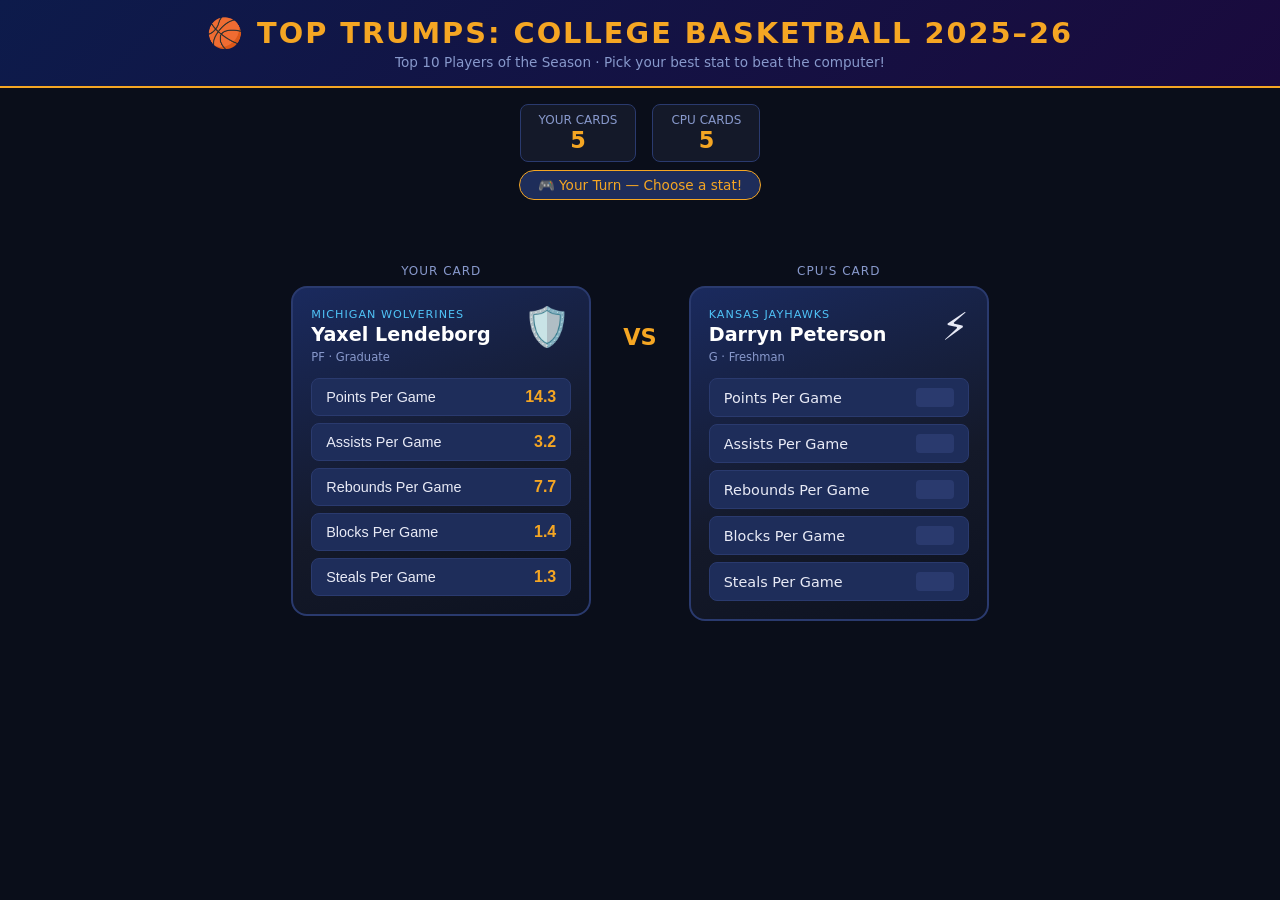
<file: ai.html>
<!DOCTYPE html>
<html lang="en">
<head>
<meta charset="UTF-8" />
<meta name="viewport" content="width=device-width, initial-scale=1.0"/>
<title>Top Trumps: 2025-26 College Basketball</title>
<style>
  :root {
    --bg: #0a0e1a;
    --card-bg: #141929;
    --card-border: #2a3a6e;
    --accent: #f5a623;
    --accent2: #4fc3f7;
    --green: #43e97b;
    --red: #f44336;
    --text: #e8eaf6;
    --sub: #8899cc;
    --btn-bg: #1e2d5a;
    --btn-hover: #2e4490;
    --win-glow: 0 0 24px 4px #43e97b88;
    --lose-glow: 0 0 24px 4px #f4433688;
  }
  * { box-sizing: border-box; margin: 0; padding: 0; }
  body {
    background: var(--bg);
    color: var(--text);
    font-family: 'Segoe UI', system-ui, sans-serif;
    min-height: 100vh;
    display: flex;
    flex-direction: column;
    align-items: center;
  }
  header {
    width: 100%;
    background: linear-gradient(135deg, #0d1b4b 0%, #1a0a3d 100%);
    border-bottom: 2px solid var(--accent);
    padding: 16px 24px;
    text-align: center;
  }
  header h1 {
    font-size: clamp(1.1rem, 4vw, 1.8rem);
    color: var(--accent);
    letter-spacing: 2px;
    text-transform: uppercase;
  }
  header p { color: var(--sub); font-size: 0.85rem; margin-top: 4px; }

  #scoreboard {
    display: flex;
    gap: 16px;
    margin: 16px 0 8px;
    font-size: 0.9rem;
  }
  .score-box {
    background: var(--card-bg);
    border: 1px solid var(--card-border);
    border-radius: 8px;
    padding: 8px 18px;
    text-align: center;
  }
  .score-box span { display: block; }
  .score-box .label { color: var(--sub); font-size: 0.75rem; text-transform: uppercase; }
  .score-box .val { font-size: 1.4rem; font-weight: 700; color: var(--accent); }
  #turn-indicator {
    background: var(--btn-bg);
    border: 1px solid var(--accent2);
    border-radius: 20px;
    padding: 6px 18px;
    font-size: 0.85rem;
    color: var(--accent2);
    margin-bottom: 8px;
  }

  #arena {
    display: flex;
    gap: 32px;
    justify-content: center;
    align-items: flex-start;
    flex-wrap: wrap;
    padding: 12px 16px;
    width: 100%;
    max-width: 860px;
  }

  .card-wrapper { display: flex; flex-direction: column; align-items: center; gap: 8px; }
  .card-label { font-size: 0.75rem; color: var(--sub); text-transform: uppercase; letter-spacing: 1px; }

  .card {
    background: linear-gradient(160deg, #1a2a5e 0%, #141929 60%, #0d1220 100%);
    border: 2px solid var(--card-border);
    border-radius: 16px;
    width: 300px;
    max-width: 92vw;
    padding: 20px 18px 18px;
    position: relative;
    transition: box-shadow 0.4s;
  }
  .card.win { box-shadow: var(--win-glow); border-color: var(--green); }
  .card.lose { box-shadow: var(--lose-glow); border-color: var(--red); }

  .card-team {
    font-size: 0.7rem;
    color: var(--accent2);
    text-transform: uppercase;
    letter-spacing: 1px;
    margin-bottom: 2px;
  }
  .card-name {
    font-size: 1.2rem;
    font-weight: 700;
    color: #fff;
    line-height: 1.2;
    margin-bottom: 4px;
  }
  .card-pos {
    font-size: 0.72rem;
    color: var(--sub);
    margin-bottom: 14px;
  }
  .card-emoji {
    position: absolute;
    top: 16px;
    right: 18px;
    font-size: 2.4rem;
  }

  .stats-list { display: flex; flex-direction: column; gap: 7px; }
  .stat-btn {
    background: var(--btn-bg);
    border: 1px solid var(--card-border);
    border-radius: 8px;
    padding: 9px 14px;
    cursor: pointer;
    display: flex;
    justify-content: space-between;
    align-items: center;
    color: var(--text);
    font-size: 0.9rem;
    transition: background 0.2s, border-color 0.2s, transform 0.1s;
    width: 100%;
  }
  .stat-btn:hover:not(:disabled) {
    background: var(--btn-hover);
    border-color: var(--accent);
    transform: translateX(3px);
  }
  .stat-btn:disabled { cursor: default; opacity: 0.7; }
  .stat-btn.selected {
    border-color: var(--accent);
    background: #2a3a6e;
  }
  .stat-btn.highlighted {
    border-color: var(--accent);
    background: #2a3a6e;
  }
  .stat-label { font-weight: 500; }
  .stat-val {
    font-weight: 700;
    color: var(--accent);
    font-size: 1rem;
    min-width: 38px;
    text-align: right;
  }
  .stat-val.hidden-val { color: transparent; background: #2a3a6e; border-radius: 4px; min-width: 38px; }

  .card-back {
    display: flex;
    flex-direction: column;
    align-items: center;
    justify-content: center;
    height: 220px;
    gap: 10px;
  }
  .card-back .card-back-icon { font-size: 3.5rem; }
  .card-back .card-back-text { color: var(--sub); font-size: 0.85rem; }
  .card-back .card-count {
    font-size: 2rem;
    font-weight: 800;
    color: var(--accent2);
  }

  #result-banner {
    width: 100%;
    max-width: 860px;
    text-align: center;
    padding: 10px;
    border-radius: 10px;
    font-size: 1rem;
    font-weight: 600;
    margin: 0 16px 4px;
    min-height: 40px;
    transition: all 0.3s;
  }
  #result-banner.win-banner { background: #1a4d2a; color: var(--green); border: 1px solid var(--green); }
  #result-banner.lose-banner { background: #4d1a1a; color: var(--red); border: 1px solid var(--red); }
  #result-banner.tie-banner { background: #2a2a1a; color: var(--accent); border: 1px solid var(--accent); }
  #result-banner.neutral-banner { background: transparent; color: var(--sub); border: 1px solid transparent; }

  #next-btn {
    display: none;
    margin: 6px auto 12px;
    padding: 11px 36px;
    background: linear-gradient(90deg, var(--accent) 0%, #e8920a 100%);
    color: #000;
    font-weight: 700;
    font-size: 1rem;
    border: none;
    border-radius: 25px;
    cursor: pointer;
    transition: transform 0.15s, box-shadow 0.15s;
    box-shadow: 0 4px 16px #f5a62355;
  }
  #next-btn:hover { transform: scale(1.05); box-shadow: 0 6px 22px #f5a62377; }

  #game-over {
    display: none;
    text-align: center;
    padding: 40px 20px;
    max-width: 480px;
  }
  #game-over h2 { font-size: 2.2rem; margin-bottom: 12px; }
  #game-over p { color: var(--sub); margin-bottom: 24px; font-size: 1rem; }
  #restart-btn {
    padding: 12px 40px;
    background: linear-gradient(90deg, var(--accent) 0%, #e8920a 100%);
    color: #000;
    font-weight: 700;
    font-size: 1.05rem;
    border: none;
    border-radius: 25px;
    cursor: pointer;
  }
  #restart-btn:hover { opacity: 0.9; }

  #main-game { width: 100%; display: flex; flex-direction: column; align-items: center; }

  .vs-divider {
    display: flex;
    align-items: center;
    justify-content: center;
    font-size: 1.4rem;
    font-weight: 900;
    color: var(--accent);
    padding-top: 60px;
  }

  @media (max-width: 680px) {
    #arena { gap: 16px; }
    .vs-divider { padding-top: 0; font-size: 1rem; }
    .card { width: 280px; }
  }
</style>
</head>
<body>

<header>
  <h1>🏀 Top Trumps: College Basketball 2025–26</h1>
  <p>Top 10 Players of the Season · Pick your best stat to beat the computer!</p>
</header>

<div id="main-game">
  <div id="scoreboard">
    <div class="score-box">
      <span class="label">Your Cards</span>
      <span class="val" id="player-count">5</span>
    </div>
    <div class="score-box">
      <span class="label">CPU Cards</span>
      <span class="val" id="cpu-count">5</span>
    </div>
  </div>

  <div id="turn-indicator">Your Turn — Choose a stat!</div>

  <div id="result-banner" class="neutral-banner"> </div>

  <div id="arena">
    <div class="card-wrapper">
      <span class="card-label">Your Card</span>
      <div class="card" id="player-card"></div>
    </div>
    <div class="vs-divider">VS</div>
    <div class="card-wrapper">
      <span class="card-label">CPU's Card</span>
      <div class="card" id="cpu-card"></div>
    </div>
  </div>

  <button id="next-btn" onclick="nextRound()">Next Round ▶</button>
</div>

<div id="game-over">
  <h2 id="go-title"></h2>
  <p id="go-sub"></p>
  <button id="restart-btn" onclick="initGame()">Play Again 🏀</button>
</div>

<script>
const PLAYERS = [
  {
    name: "AJ Dybantsa",
    team: "BYU Cougars",
    pos: "SF · Freshman",
    emoji: "🌟",
    ppg: 25.5,
    apg: 3.7,
    rpg: 6.8,
    bpg: 0.3,
    spg: 1.1
  },
  {
    name: "Cameron Boozer",
    team: "Duke Blue Devils",
    pos: "PF · Freshman",
    emoji: "👑",
    ppg: 22.5,
    apg: 4.1,
    rpg: 10.2,
    bpg: 0.6,
    spg: 1.4
  },
  {
    name: "JT Toppin",
    team: "Texas Tech Red Raiders",
    pos: "PF · Junior",
    emoji: "💪",
    ppg: 21.8,
    apg: 2.1,
    rpg: 10.8,
    bpg: 1.7,
    spg: 1.4
  },
  {
    name: "Braden Smith",
    team: "Purdue Boilermakers",
    pos: "PG · Senior",
    emoji: "🎯",
    ppg: 14.0,
    apg: 9.0,
    rpg: 3.6,
    bpg: 0.2,
    spg: 2.2
  },
  {
    name: "Darryn Peterson",
    team: "Kansas Jayhawks",
    pos: "G · Freshman",
    emoji: "⚡",
    ppg: 20.5,
    apg: 1.7,
    rpg: 4.2,
    bpg: 0.3,
    spg: 1.3
  },
  {
    name: "Labaron Philon Jr.",
    team: "Alabama Crimson Tide",
    pos: "G · Sophomore",
    emoji: "🔥",
    ppg: 21.7,
    apg: 4.7,
    rpg: 3.2,
    bpg: 0.2,
    spg: 1.2
  },
  {
    name: "Christian Anderson",
    team: "Texas Tech Red Raiders",
    pos: "PG · Junior",
    emoji: "🃏",
    ppg: 19.2,
    apg: 7.8,
    rpg: 3.7,
    bpg: 0.1,
    spg: 1.3
  },
  {
    name: "Jeremy Fears Jr.",
    team: "Michigan State Spartans",
    pos: "PG · Sophomore",
    emoji: "🦾",
    ppg: 15.5,
    apg: 9.1,
    rpg: 2.4,
    bpg: 0.2,
    spg: 1.3
  },
  {
    name: "Yaxel Lendeborg",
    team: "Michigan Wolverines",
    pos: "PF · Graduate",
    emoji: "🛡️",
    ppg: 14.3,
    apg: 3.2,
    rpg: 7.7,
    bpg: 1.4,
    spg: 1.3
  },
  {
    name: "Caleb Wilson",
    team: "North Carolina Tar Heels",
    pos: "PF · Freshman",
    emoji: "🌊",
    ppg: 19.8,
    apg: 2.7,
    rpg: 9.4,
    bpg: 0.8,
    spg: 1.1
  }
];

const STATS = [
  { key: "ppg", label: "Points Per Game" },
  { key: "apg", label: "Assists Per Game" },
  { key: "rpg", label: "Rebounds Per Game" },
  { key: "bpg", label: "Blocks Per Game" },
  { key: "spg", label: "Steals Per Game" }
];

let playerDeck = [];
let cpuDeck = [];
let currentPlayerCard = null;
let currentCpuCard = null;
let isPlayerTurn = true;
let roundInProgress = false;

function shuffle(arr) {
  const a = [...arr];
  for (let i = a.length - 1; i > 0; i--) {
    const j = Math.floor(Math.random() * (i + 1));
    [a[i], a[j]] = [a[j], a[i]];
  }
  return a;
}

function initGame() {
  document.getElementById('game-over').style.display = 'none';
  document.getElementById('main-game').style.display = 'flex';
  const shuffled = shuffle(PLAYERS);
  playerDeck = shuffled.slice(0, 5);
  cpuDeck = shuffled.slice(5, 10);
  isPlayerTurn = true;
  roundInProgress = false;
  document.getElementById('next-btn').style.display = 'none';
  setResultBanner('', 'neutral-banner');
  startRound();
}

function startRound() {
  currentPlayerCard = playerDeck[0];
  currentCpuCard = cpuDeck[0];
  updateScoreboard();
  updateTurnIndicator();
  renderPlayerCard(isPlayerTurn);
  renderCpuCard(false);
  document.getElementById('next-btn').style.display = 'none';
  setResultBanner('', 'neutral-banner');

  if (!isPlayerTurn) {
    setTimeout(cpuTakeTurn, 900);
  }
}

function updateScoreboard() {
  document.getElementById('player-count').textContent = playerDeck.length;
  document.getElementById('cpu-count').textContent = cpuDeck.length;
}

function updateTurnIndicator() {
  const el = document.getElementById('turn-indicator');
  if (isPlayerTurn) {
    el.textContent = "🎮 Your Turn — Choose a stat!";
    el.style.color = 'var(--accent)';
    el.style.borderColor = 'var(--accent)';
  } else {
    el.textContent = "🤖 CPU's Turn — Thinking...";
    el.style.color = 'var(--accent2)';
    el.style.borderColor = 'var(--accent2)';
  }
}

function renderPlayerCard(enableButtons) {
  const card = currentPlayerCard;
  const el = document.getElementById('player-card');
  el.className = 'card';
  el.innerHTML = `
    <div class="card-team">${card.team}</div>
    <div class="card-name">${card.name}</div>
    <div class="card-pos">${card.pos}</div>
    <div class="card-emoji">${card.emoji}</div>
    <div class="stats-list">
      ${STATS.map(s => `
        <button class="stat-btn" data-key="${s.key}"
          ${enableButtons ? '' : 'disabled'}
          onclick="playerChoose('${s.key}')">
          <span class="stat-label">${s.label}</span>
          <span class="stat-val">${card[s.key].toFixed(1)}</span>
        </button>
      `).join('')}
    </div>
  `;
}

function renderCpuCard(revealed, highlightKey) {
  const card = currentCpuCard;
  const el = document.getElementById('cpu-card');
  el.className = 'card';
  if (!revealed) {
    el.innerHTML = `
      <div class="card-team">${card.team}</div>
      <div class="card-name">${card.name}</div>
      <div class="card-pos">${card.pos}</div>
      <div class="card-emoji">${card.emoji}</div>
      <div class="stats-list">
        ${STATS.map(s => `
          <div class="stat-btn" style="cursor:default;">
            <span class="stat-label">${s.label}</span>
            <span class="stat-val hidden-val">?</span>
          </div>
        `).join('')}
      </div>
    `;
  } else {
    el.innerHTML = `
      <div class="card-team">${card.team}</div>
      <div class="card-name">${card.name}</div>
      <div class="card-pos">${card.pos}</div>
      <div class="card-emoji">${card.emoji}</div>
      <div class="stats-list">
        ${STATS.map(s => `
          <div class="stat-btn ${s.key === highlightKey ? 'highlighted' : ''}" style="cursor:default;">
            <span class="stat-label">${s.label}</span>
            <span class="stat-val">${card[s.key].toFixed(1)}</span>
          </div>
        `).join('')}
      </div>
    `;
  }
}

function playerChoose(statKey) {
  if (!isPlayerTurn || roundInProgress) return;
  roundInProgress = true;

  // highlight selected button
  document.querySelectorAll('#player-card .stat-btn').forEach(b => {
    b.disabled = true;
    if (b.dataset.key === statKey) b.classList.add('selected');
  });

  setTimeout(() => {
    renderCpuCard(true, statKey);
    resolveRound(statKey);
  }, 600);
}

function cpuTakeTurn() {
  if (roundInProgress) return;
  roundInProgress = true;

  // CPU strategy: pick best stat for its own card
  let bestKey = STATS[0].key;
  let bestVal = currentCpuCard[bestKey];
  STATS.forEach(s => {
    if (currentCpuCard[s.key] > bestVal) {
      bestVal = currentCpuCard[s.key];
      bestKey = s.key;
    }
  });

  // Highlight chosen stat in cpu card
  renderCpuCard(true, bestKey);

  // After reveal, show player card fully too
  setTimeout(() => {
    renderPlayerCard(false);
    // Highlight the same stat on player card
    document.querySelectorAll('#player-card .stat-btn').forEach(b => {
      if (b.dataset.key === bestKey) b.classList.add('highlighted');
    });
    setTimeout(() => resolveRound(bestKey), 500);
  }, 700);
}

function resolveRound(statKey) {
  const pVal = currentPlayerCard[statKey];
  const cVal = currentCpuCard[statKey];
  const statLabel = STATS.find(s => s.key === statKey).label;

  const playerCardEl = document.getElementById('player-card');
  const cpuCardEl = document.getElementById('cpu-card');

  if (pVal > cVal) {
    playerCardEl.classList.add('win');
    cpuCardEl.classList.add('lose');
    setResultBanner(`🏆 You Win! ${currentPlayerCard.name} (${pVal.toFixed(1)}) beat ${currentCpuCard.name} (${cVal.toFixed(1)}) in ${statLabel}`, 'win-banner');
    const won = cpuDeck.shift();
    const yours = playerDeck.shift();
    playerDeck.push(yours, won);
    isPlayerTurn = true;
  } else if (cVal > pVal) {
    cpuCardEl.classList.add('win');
    playerCardEl.classList.add('lose');
    setResultBanner(`❌ CPU Wins! ${currentCpuCard.name} (${cVal.toFixed(1)}) beat ${currentPlayerCard.name} (${pVal.toFixed(1)}) in ${statLabel}`, 'lose-banner');
    const won = playerDeck.shift();
    const theirs = cpuDeck.shift();
    cpuDeck.push(theirs, won);
    isPlayerTurn = false;
  } else {
    setResultBanner(`🤝 Tie! Both players had ${pVal.toFixed(1)} ${statLabel} — cards go back`, 'tie-banner');
    // Tie: rotate both decks
    playerDeck.push(playerDeck.shift());
    cpuDeck.push(cpuDeck.shift());
    isPlayerTurn = !isPlayerTurn; // alternate on tie
  }

  updateScoreboard();

  if (playerDeck.length === 0 || cpuDeck.length === 0) {
    setTimeout(showGameOver, 1400);
    return;
  }

  document.getElementById('next-btn').style.display = 'block';
  roundInProgress = false;
}

function nextRound() {
  roundInProgress = false;
  startRound();
}

function setResultBanner(msg, cls) {
  const el = document.getElementById('result-banner');
  el.className = 'result-banner ' + cls;
  // Add inline styles to ensure visibility
  if (cls === 'win-banner') {
    el.style.cssText = 'background:#1a4d2a;color:#43e97b;border:1px solid #43e97b;padding:10px;border-radius:10px;text-align:center;font-weight:600;font-size:1rem;width:100%;max-width:860px;margin:0 16px 4px;min-height:40px;';
  } else if (cls === 'lose-banner') {
    el.style.cssText = 'background:#4d1a1a;color:#f44336;border:1px solid #f44336;padding:10px;border-radius:10px;text-align:center;font-weight:600;font-size:1rem;width:100%;max-width:860px;margin:0 16px 4px;min-height:40px;';
  } else if (cls === 'tie-banner') {
    el.style.cssText = 'background:#2a2a1a;color:#f5a623;border:1px solid #f5a623;padding:10px;border-radius:10px;text-align:center;font-weight:600;font-size:1rem;width:100%;max-width:860px;margin:0 16px 4px;min-height:40px;';
  } else {
    el.style.cssText = 'background:transparent;color:transparent;border:1px solid transparent;padding:10px;border-radius:10px;min-height:40px;width:100%;max-width:860px;margin:0 16px 4px;';
  }
  el.textContent = msg;
}

function showGameOver() {
  document.getElementById('main-game').style.display = 'none';
  const go = document.getElementById('game-over');
  go.style.display = 'block';
  const title = document.getElementById('go-title');
  const sub = document.getElementById('go-sub');
  if (cpuDeck.length === 0) {
    title.textContent = '🏆 You Win!';
    title.style.color = 'var(--green)';
    sub.textContent = 'You collected all 10 cards! You are the College Basketball Top Trumps champion!';
  } else {
    title.textContent = '😔 CPU Wins!';
    title.style.color = 'var(--red)';
    sub.textContent = 'The CPU collected all 10 cards. Better luck next time!';
  }
}

// Start!
initGame();
</script>
</body>
</html>
</file>
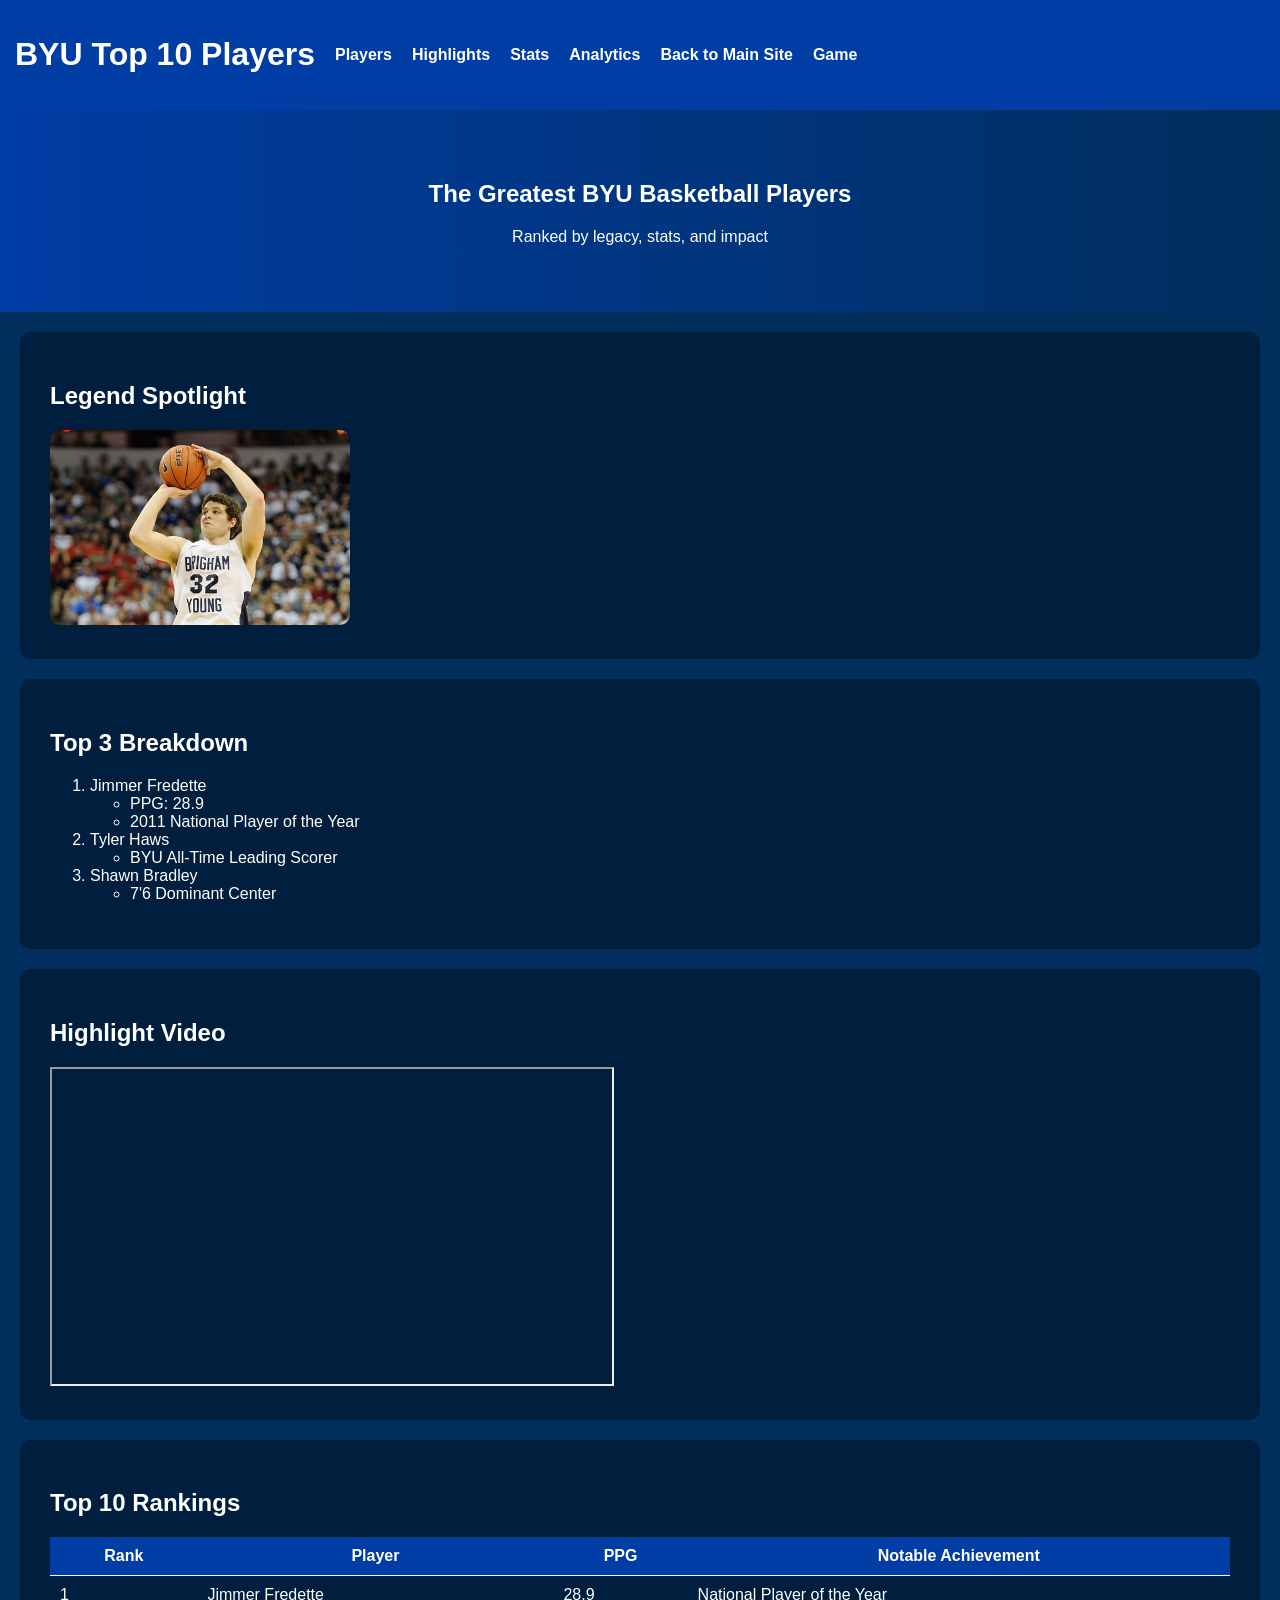
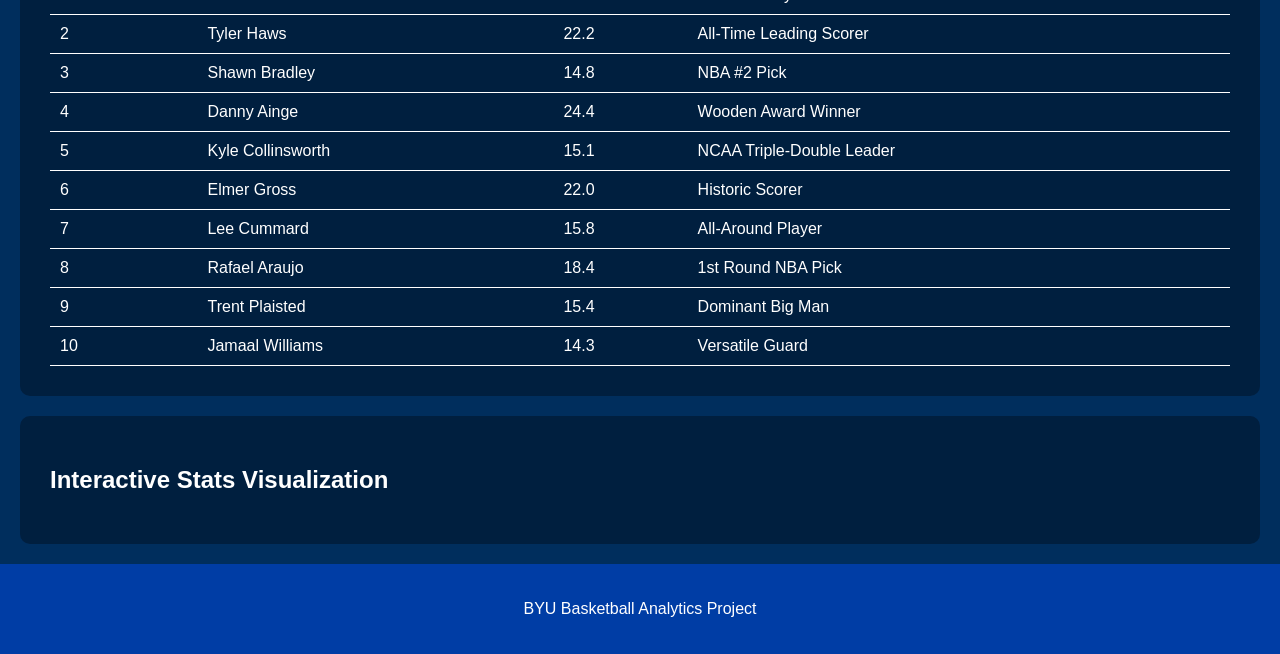
<file: fromScratch.html>
<!DOCTYPE html>
<html lang="en">
<head>
    <meta charset="UTF-8">
    <title>Top 10 BYU Basketball Players</title>

    <!-- LINK TO CSS -->
    <link rel="stylesheet" href="css/mystyles.css">
</head>

<body>

<!-- NAVIGATION BAR -->
<div class="nav">
    <h1>BYU Top 10 Players</h1>

    <!-- 🔗 ON-PAGE ANCHORS -->
    <a href="#players">Players</a>
    <a href="#video">Highlights</a>
    <a href="#stats">Stats</a>
    <a href="#tableau">Analytics</a>

    <!-- 🔁 LINK BACK TO YOUR OTHER PAGE -->
    <a href="index.html">Back to Main Site</a>
    <a href="ai.html">Game</a>
</div>

<!-- HERO SECTION -->
<div class="hero">
    <h2 id="players">The Greatest BYU Basketball Players</h2>
    <p>Ranked by legacy, stats, and impact</p>
</div>

<!-- IMAGE SECTION -->
<div class="section">
    <h2>Legend Spotlight</h2>

    <!-- 📸 YOU MUST REPLACE THIS IMAGE -->
    <img src = "assets/img/jimmer.jpg" alt="Jimmer Fredette">
</div>

<!-- LIST SECTION (REQUIREMENT) -->
<div class="section">
    <h2>Top 3 Breakdown</h2>

    <!-- ORDERED LIST -->
    <ol>
        <li>Jimmer Fredette
            <!-- UNORDERED LIST INSIDE -->
            <ul>
                <li>PPG: 28.9</li>
                <li>2011 National Player of the Year</li>
            </ul>
        </li>

        <li>Tyler Haws
            <ul>
                <li>BYU All-Time Leading Scorer</li>
            </ul>
        </li>

        <li>Shawn Bradley
            <ul>
                <li>7'6 Dominant Center</li>
            </ul>
        </li>
    </ol>
</div>

<!-- VIDEO SECTION -->
<div class="section" id="video">
    <h2>Highlight Video</h2>

    <!-- 🎥 REPLACE VIDEO -->
    <iframe width="560" height="315"
src="https://www.youtube.com/embed/BGxu3sDdMN0"
allowfullscreen>
</iframe>
</div>

<!-- STATS TABLE -->
<div class="section" id="stats">
    <h2>Top 10 Rankings</h2>

    <table>
        <tr>
            <th>Rank</th>
            <th>Player</th>
            <th>PPG</th>
            <th>Notable Achievement</th>
        </tr>

        <tr>
            <td>1</td>
            <td>Jimmer Fredette</td>
            <td>28.9</td>
            <td>National Player of the Year</td>
        </tr>

        <tr>
            <td>2</td>
            <td>Tyler Haws</td>
            <td>22.2</td>
            <td>All-Time Leading Scorer</td>
        </tr>

        <tr>
            <td>3</td>
            <td>Shawn Bradley</td>
            <td>14.8</td>
            <td>NBA #2 Pick</td>
        </tr>

        <tr>
            <td>4</td>
            <td>Danny Ainge</td>
            <td>24.4</td>
            <td>Wooden Award Winner</td>
        </tr>

        <tr>
            <td>5</td>
            <td>Kyle Collinsworth</td>
            <td>15.1</td>
            <td>NCAA Triple-Double Leader</td>
        </tr>

        <tr>
            <td>6</td>
            <td>Elmer Gross</td>
            <td>22.0</td>
            <td>Historic Scorer</td>
        </tr>

        <tr>
            <td>7</td>
            <td>Lee Cummard</td>
            <td>15.8</td>
            <td>All-Around Player</td>
        </tr>

        <tr>
            <td>8</td>
            <td>Rafael Araujo</td>
            <td>18.4</td>
            <td>1st Round NBA Pick</td>
        </tr>

        <tr>
            <td>9</td>
            <td>Trent Plaisted</td>
            <td>15.4</td>
            <td>Dominant Big Man</td>
        </tr>

        <tr>
            <td>10</td>
            <td>Jamaal Williams</td>
            <td>14.3</td>
            <td>Versatile Guard</td>
        </tr>

    </table>
</div>

<!-- TABLEAU SECTION -->
<div class="section" id="tableau">
    <h2>Interactive Stats Visualization</h2>

    <!-- 📊 REPLACE WITH TABLEAU EMBED -->
    <div class='tableauPlaceholder' id='viz1776382434567' style='position: relative'><noscript><a href='#'><img alt='BYU Basketball Player Stats ' src='https:&#47;&#47;public.tableau.com&#47;static&#47;images&#47;BY&#47;BYUBasketballPlayerStats&#47;BYUBasketballPlayerStats&#47;1_rss.png' style='border: none' /></a></noscript><object class='tableauViz'  style='display:none;'><param name='host_url' value='https%3A%2F%2Fpublic.tableau.com%2F' /> <param name='embed_code_version' value='3' /> <param name='site_root' value='' /><param name='name' value='BYUBasketballPlayerStats&#47;BYUBasketballPlayerStats' /><param name='tabs' value='no' /><param name='toolbar' value='yes' /><param name='static_image' value='https:&#47;&#47;public.tableau.com&#47;static&#47;images&#47;BY&#47;BYUBasketballPlayerStats&#47;BYUBasketballPlayerStats&#47;1.png' /> <param name='animate_transition' value='yes' /><param name='display_static_image' value='yes' /><param name='display_spinner' value='yes' /><param name='display_overlay' value='yes' /><param name='display_count' value='yes' /><param name='language' value='en-US' /></object></div>                <script type='text/javascript'>                    var divElement = document.getElementById('viz1776382434567');                    var vizElement = divElement.getElementsByTagName('object')[0];                    if ( divElement.offsetWidth > 800 ) { vizElement.style.width='1400px';vizElement.style.height='777px';} else if ( divElement.offsetWidth > 500 ) { vizElement.style.width='1400px';vizElement.style.height='777px';} else { vizElement.style.width='100%';vizElement.style.height='2827px';}                     var scriptElement = document.createElement('script');                    scriptElement.src = 'https://public.tableau.com/javascripts/api/viz_v1.js';                    vizElement.parentNode.insertBefore(scriptElement, vizElement);                </script>
</div>

<!-- FOOTER -->
<div class="footer">
    <p>BYU Basketball Analytics Project</p>

</div>

</body>
</html>
</file>
<file: css/mystyles.css>
/* BACKGROUND */
body {
    margin: 0;
    font-family: 'Segoe UI', Arial, sans-serif;
    background-color: #002E5D;
    color: white;
}

/* NAV BAR */
.nav {
    display: flex;
    gap: 20px;
    align-items: center;
    padding: 15px;
    background-color: #003DA5;
}

.nav a {
    color: white;
    text-decoration: none;
    font-weight: bold;
}

.nav a:hover {
    color: #FFD700;
}

/* HERO */
.hero {
    text-align: center;
    padding: 50px;
    background: linear-gradient(to right, #003DA5, #002E5D);
}

/* CONTENT SECTIONS */
.section {
    margin: 20px;
    padding: 30px;
    background-color: #001F3F;
    border-radius: 10px;
}

/* IMAGE */
img {
    width: 300px;
    border-radius: 10px;
}

/* TABLE */
table {
    width: 100%;
    border-collapse: collapse;
}

th {
    background-color: #003DA5;
}

th, td {
    padding: 10px;
    border-bottom: 1px solid white;
}

/* FOOTER */
.footer {
    text-align: center;
    padding: 20px;
    background-color: #003DA5;
}
</file>
